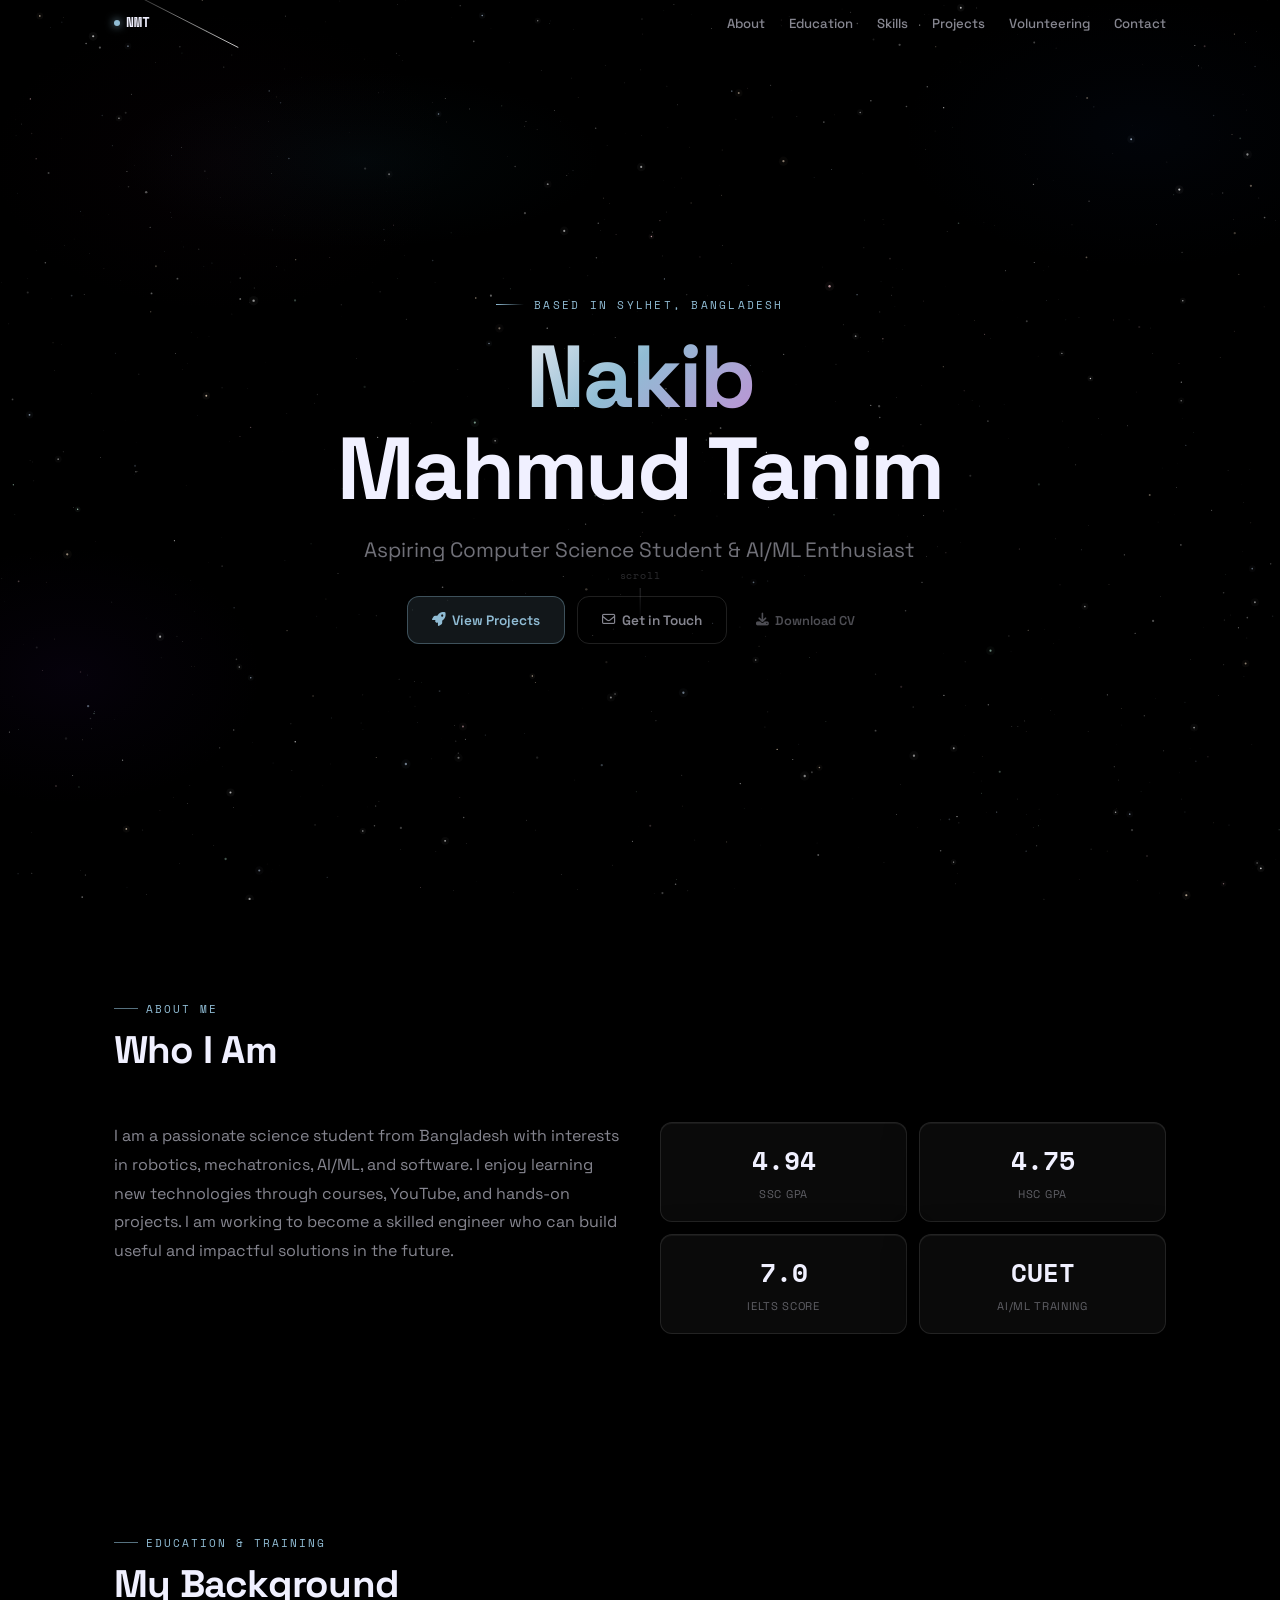
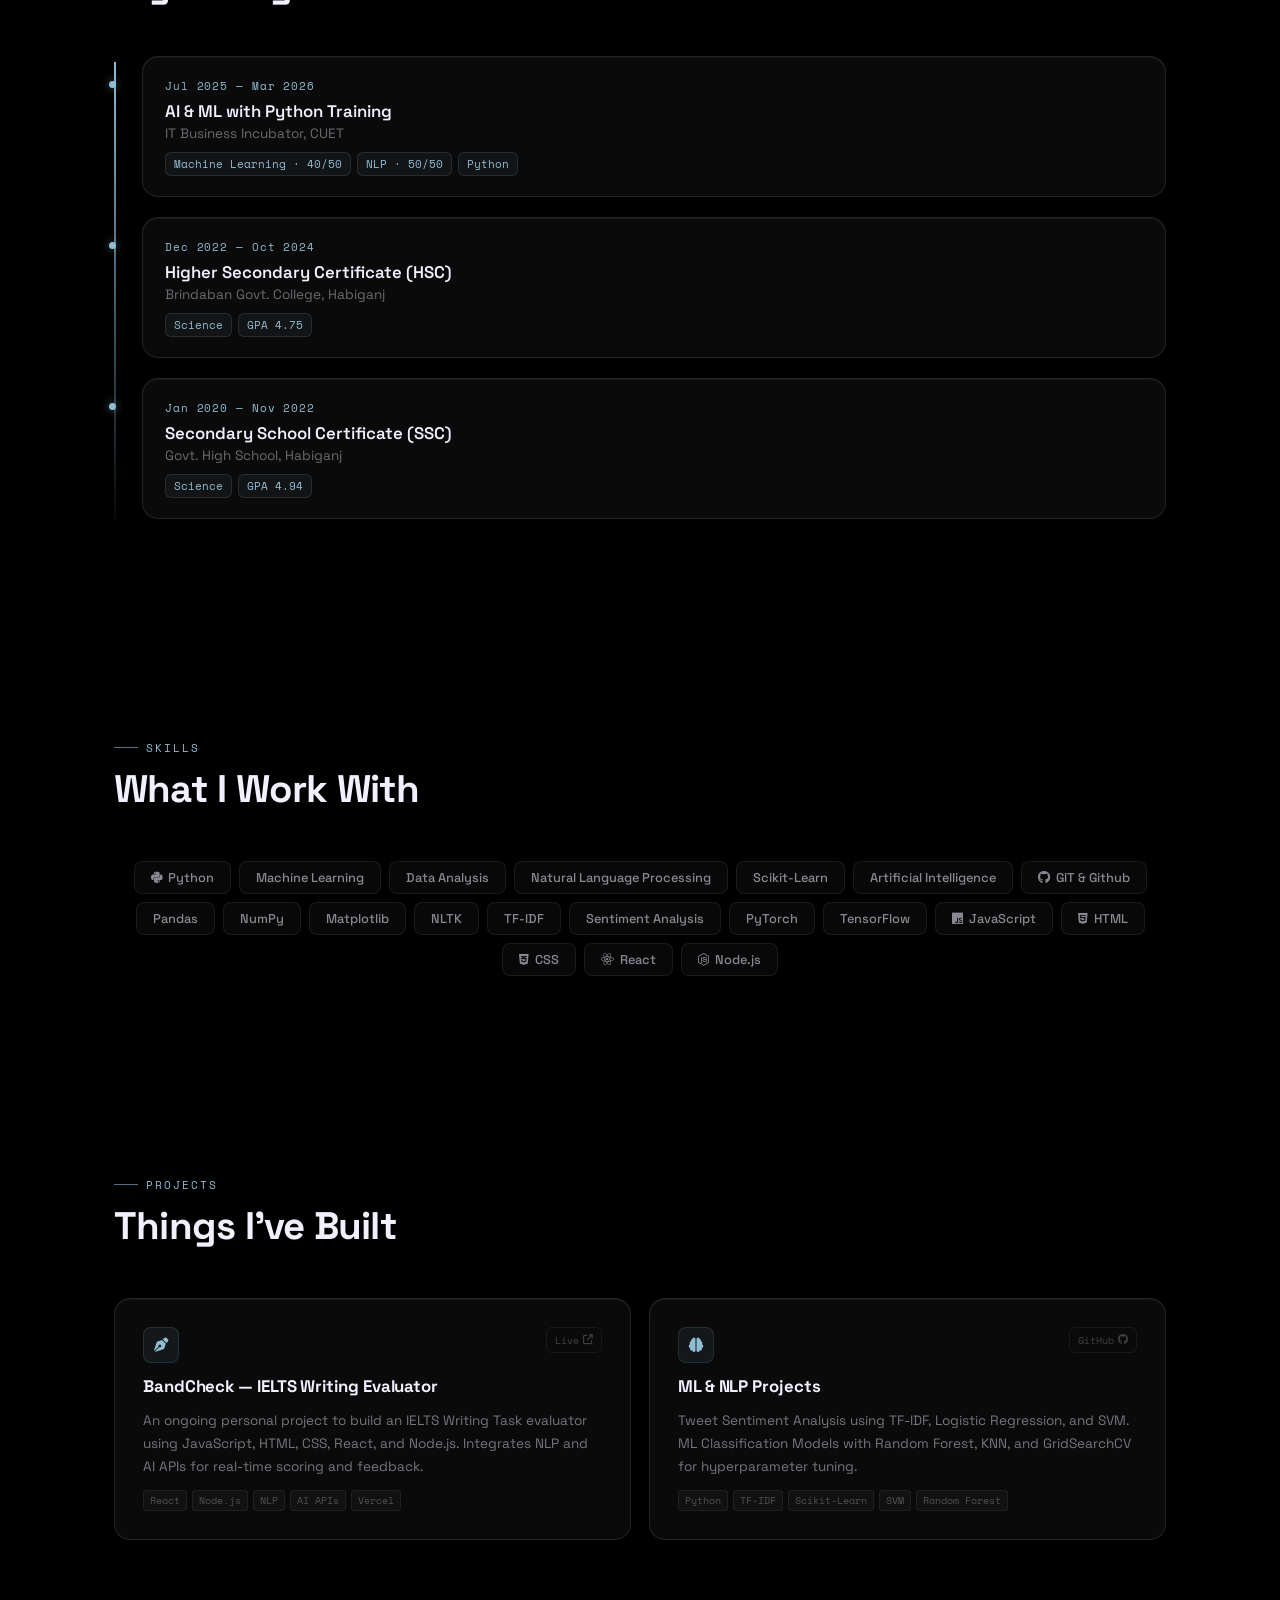
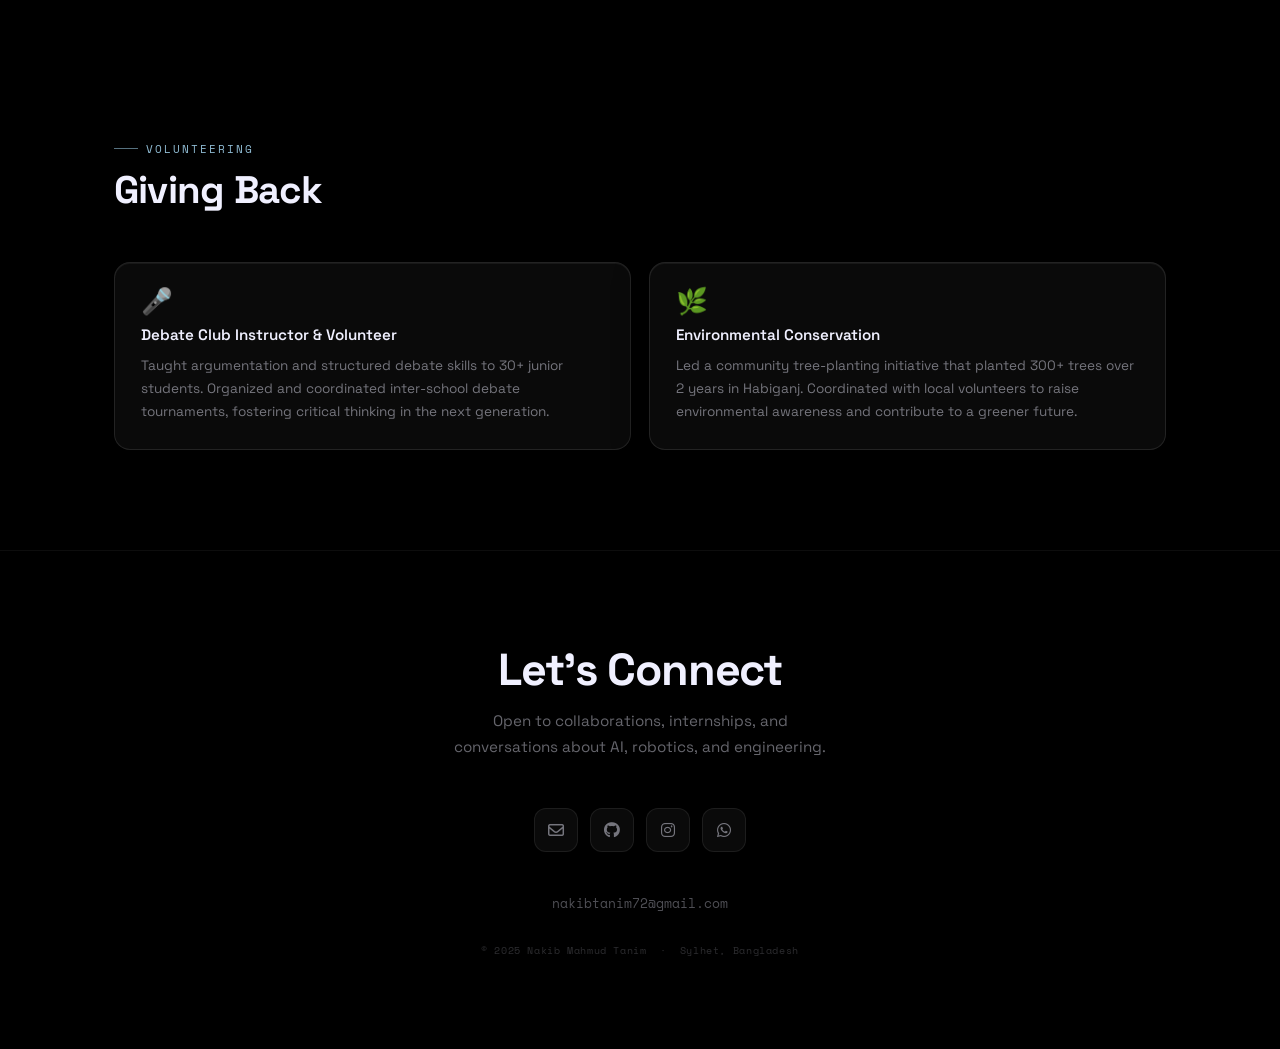
<file: tanim-nakib-portfolio-mobile-enhanced.html>
<!DOCTYPE html>
<html lang="en">
<head>
  <meta charset="UTF-8" />
  <meta name="viewport" content="width=device-width, initial-scale=1.0, maximum-scale=1.0, user-scalable=no" />
  <title>Nakib Mahmud Tanim — Portfolio</title>
  <link rel="preconnect" href="https://fonts.googleapis.com">
  <link rel="preconnect" href="https://fonts.gstatic.com" crossorigin>
  <link href="https://fonts.googleapis.com/css2?family=Space+Grotesk:wght@300;400;500;600;700&family=Space+Mono:wght@400;700&display=swap" rel="stylesheet">
  <link rel="stylesheet" href="https://cdnjs.cloudflare.com/ajax/libs/font-awesome/6.5.2/css/all.min.css" crossorigin="anonymous" />
  <style>
    *, *::before, *::after { box-sizing: border-box; margin: 0; padding: 0; }
    html { scroll-behavior: smooth; scroll-padding-top: 75px; -webkit-font-smoothing: antialiased; }

    body {
      font-family: 'Space Grotesk', sans-serif;
      background: #000;
      color: #e0e0f0;
      overflow-x: hidden;
      min-height: 100vh;
      -webkit-tap-highlight-color: transparent;
    }

    /* ---- CANVAS ---- */
    #starCanvas {
      position: fixed;
      top: 0; left: 0;
      width: 100%; height: 100%;
      z-index: 0;
      pointer-events: none;
      display: block;
    }

    /* ---- WRAPPER ABOVE CANVAS ---- */
    #wrapper {
      position: relative;
      z-index: 10;
    }

    /* ---- GLOBAL ---- */
    a { color: inherit; text-decoration: none; }
    button { cursor: pointer; background: none; border: none; font: inherit; color: inherit; }
    p { line-height: 1.75; }
    img { display: block; max-width: 100%; }
    ::selection { background: rgba(160,200,230,0.25); }

    .container {
      max-width: 1100px;
      margin: 0 auto;
      padding: 0 clamp(16px, 4vw, 24px);
    }

    section { padding: clamp(56px, 8vw, 100px) 0; }

    /* ---- GLASS CARD ---- */
    .glass {
      background: rgba(255,255,255,0.04);
      backdrop-filter: blur(20px);
      -webkit-backdrop-filter: blur(20px);
      border: 1px solid rgba(255,255,255,0.10);
      border-radius: 16px;
      box-shadow: 0 8px 32px rgba(0,0,0,0.6), inset 0 1px 0 rgba(255,255,255,0.06);
      transition: all 0.3s cubic-bezier(0.4, 0, 0.2, 1);
    }
    .glass:hover {
      background: rgba(255,255,255,0.07);
      border-color: rgba(255,255,255,0.20);
      box-shadow: 0 12px 40px rgba(0,0,0,0.7), inset 0 1px 0 rgba(255,255,255,0.08);
      transform: translateY(-2px);
    }
    .glass:active {
      transform: translateY(0);
    }

    /* ---- SECTION HEADER ---- */
    .sec-label {
      font-family: 'Space Mono', monospace;
      font-size: 0.7rem;
      letter-spacing: 0.18em;
      text-transform: uppercase;
      color: #90bcd4;
      display: flex;
      align-items: center;
      gap: 8px;
      margin-bottom: 8px;
    }
    .sec-label::before {
      content: '';
      width: 24px; height: 1px;
      background: #90bcd4;
      opacity: 0.6;
      flex-shrink: 0;
    }
    .sec-title {
      font-size: clamp(1.6rem, 3.2vw, 2.4rem);
      font-weight: 700;
      letter-spacing: -0.02em;
      margin-bottom: clamp(28px, 4vw, 48px);
      color: #f0f0ff;
    }

    /* ========== NAV ========== */
    nav {
      position: fixed;
      top: 0; left: 0; right: 0;
      z-index: 200;
      padding: 12px 0;
      transition: all 0.4s ease;
    }
    nav.scrolled {
      background: rgba(0,0,0,0.65);
      backdrop-filter: blur(24px);
      -webkit-backdrop-filter: blur(24px);
      border-bottom: 1px solid rgba(255,255,255,0.08);
    }
    .nav-inner {
      display: flex;
      align-items: center;
      justify-content: space-between;
    }
    .nav-logo {
      font-family: 'Space Mono', monospace;
      font-size: 0.8rem;
      font-weight: 700;
      display: flex;
      align-items: center;
      gap: 6px;
      color: #f0f0ff;
    }
    .nav-dot {
      width: 6px; height: 6px;
      border-radius: 50%;
      background: #90bcd4;
      box-shadow: 0 0 8px #90bcd4;
      animation: blink 3s ease-in-out infinite;
    }
    @keyframes blink {
      0%,100% { opacity: 1; box-shadow: 0 0 6px #90bcd4; }
      50%      { opacity: 0.5; box-shadow: 0 0 14px #90bcd4; }
    }
    .nav-links {
      display: flex;
      gap: 24px;
      list-style: none;
    }
    .nav-links a {
      font-size: 0.825rem;
      color: rgba(224,224,240,0.6);
      font-weight: 500;
      transition: all 0.2s ease;
      position: relative;
      padding: 8px 0;
    }
    .nav-links a::after {
      content: '';
      position: absolute;
      bottom: 0; left: 0; right: 0;
      height: 2px;
      background: #90bcd4;
      transform: scaleX(0);
      transition: transform 0.3s cubic-bezier(0.4, 0, 0.2, 1);
    }
    .nav-links a:hover { color: #f0f0ff; }
    .nav-links a:hover::after { transform: scaleX(1); }

    /* Hamburger */
    .hamburger {
      display: none;
      flex-direction: column;
      gap: 4px;
      cursor: pointer;
      padding: 8px;
      z-index: 300;
    }
    .hamburger span {
      display: block; width: 20px; height: 1.5px;
      background: #e0e0f0; border-radius: 2px;
      transition: all 0.3s ease;
    }
    .hamburger.active span:nth-child(1) { transform: translateY(5px) rotate(45deg); }
    .hamburger.active span:nth-child(2) { opacity: 0; }
    .hamburger.active span:nth-child(3) { transform: translateY(-5px) rotate(-45deg); }

    /* Mobile menu */
    .mobile-nav {
      display: none;
      position: fixed;
      inset: 0;
      z-index: 150;
      background: rgba(0,0,0,0.95);
      backdrop-filter: blur(28px);
      -webkit-backdrop-filter: blur(28px);
      flex-direction: column;
      align-items: center;
      justify-content: center;
      gap: 24px;
      opacity: 0;
      visibility: hidden;
      transition: all 0.4s ease;
    }
    .mobile-nav.active {
      display: flex;
      opacity: 1;
      visibility: visible;
    }
    .mobile-nav a {
      font-size: clamp(1.3rem, 4.5vw, 1.8rem);
      font-weight: 600;
      color: rgba(224,224,240,0.7);
      transition: all 0.2s ease;
      padding: 12px 0;
      width: 80%;
      text-align: center;
    }
    .mobile-nav a:hover { 
      color: #f0f0ff; 
      background: rgba(255,255,255,0.03);
      border-radius: 12px;
    }

    @media (max-width: 768px) {
      .nav-links { display: none; }
      .hamburger { display: flex; }
    }

    /* ========== BUTTONS ========== */
    .btn {
      display: inline-flex;
      align-items: center;
      justify-content: center;
      gap: 6px;
      padding: 12px 24px;
      font-size: 0.85rem;
      font-weight: 600;
      border-radius: 12px;
      border: 1px solid transparent;
      transition: all 0.25s ease;
      cursor: pointer;
      white-space: nowrap;
      min-height: 48px;
      font-family: 'Space Grotesk', sans-serif;
      touch-action: manipulation;
    }
    .btn-primary {
      background: rgba(144,188,212,0.12);
      border-color: rgba(144,188,212,0.35);
      color: #90bcd4;
    }
    .btn-primary:hover {
      background: rgba(144,188,212,0.2);
      border-color: rgba(144,188,212,0.5);
      box-shadow: 0 0 24px rgba(144,188,212,0.15);
      transform: translateY(-1px);
    }
    .btn-primary:active {
      transform: translateY(0);
    }
    .btn-outline {
      background: transparent;
      border-color: rgba(255,255,255,0.12);
      color: rgba(224,224,240,0.6);
    }
    .btn-outline:hover {
      background: rgba(255,255,255,0.04);
      border-color: rgba(255,255,255,0.25);
      color: #f0f0ff;
      transform: translateY(-1px);
    }
    .btn-outline:active {
      transform: translateY(0);
    }
    .btn-ghost {
      background: transparent;
      border-color: transparent;
      color: rgba(224,224,240,0.35);
      padding: 10px 16px;
      font-size: 0.8rem;
    }
    .btn-ghost:hover {
      color: rgba(224,224,240,0.5);
    }

    /* ========== HERO ========== */
    #hero {
      min-height: 100vh;
      display: flex;
      align-items: center;
      padding-top: 90px;
      padding-bottom: 50px;
      position: relative;
      overflow: hidden;
    }
    .hero-inner { 
      max-width: 800px;
      text-align: center;
    }

    .hero-eyebrow {
      font-family: 'Space Mono', monospace;
      font-size: 0.7rem;
      letter-spacing: 0.2em;
      text-transform: uppercase;
      color: #90bcd4;
      display: flex;
      align-items: center;
      justify-content: center;
      gap: 10px;
      margin-bottom: 18px;
      opacity: 0;
      transform: translateY(20px);
      animation: fadeUp 0.6s ease-out 0.3s forwards;
    }
    .eyebrow-line { 
      width: 28px; height: 1px; 
      background: linear-gradient(90deg,#90bcd4,transparent);
    }

    .hero-name {
      font-size: clamp(2.4rem, 7vw, 5.5rem);
      font-weight: 700;
      line-height: 1.05;
      letter-spacing: -0.025em;
      margin-bottom: 16px;
      color: #f0f0ff;
      opacity: 0;
      transform: translateY(20px);
      animation: fadeUp 0.7s ease-out 0.4s forwards;
    }
    .hero-name .gradient-text {
      background: linear-gradient(135deg,#e8eaf0 0%,#90bcd4 45%,#c090d4 100%);
      -webkit-background-clip: text;
      -webkit-text-fill-color: transparent;
      background-clip: text;
    }
    .hero-subtitle {
      font-size: clamp(1rem, 2.2vw, 1.3rem);
      color: rgba(224,224,240,0.5);
      margin-bottom: 28px;
      font-weight: 400;
      opacity: 0;
      transform: translateY(20px);
      animation: fadeUp 0.7s ease-out 0.5s forwards;
    }
    .hero-ctas {
      display: flex;
      flex-wrap: wrap;
      justify-content: center;
      gap: 12px;
      opacity: 0;
      transform: translateY(20px);
      animation: fadeUp 0.7s ease-out 0.6s forwards;
    }

    .scroll-hint {
      position: absolute;
      bottom: 24px;
      left: 50%;
      transform: translateX(-50%);
      display: flex;
      flex-direction: column;
      align-items: center;
      gap: 6px;
      color: rgba(224,224,240,0.2);
      font-family: 'Space Mono', monospace;
      font-size: 0.6rem;
      letter-spacing: 0.08em;
      opacity: 0;
      animation: fadeIn 1.2s ease 2.2s forwards;
    }
    .scroll-line {
      width: 1.5px; height: 32px;
      background: linear-gradient(to bottom, rgba(224,224,240,0.2), transparent);
      animation: scrollPulse 1.8s ease-in-out infinite;
    }
    @keyframes scrollPulse { 0%,100%{opacity:0.2} 50%{opacity:0.7} }
    @keyframes fadeUp { from{opacity:0;transform:translateY(20px)} to{opacity:1;transform:translateY(0)} }
    @keyframes fadeIn  { from{opacity:0} to{opacity:1} }

    /* ========== ABOUT ========== */
    .about-grid {
      display: grid;
      gap: clamp(24px, 4vw, 40px);
    }
    .about-bio {
      font-size: clamp(0.95rem, 1.8vw, 1rem);
      color: rgba(224,224,240,0.6);
      line-height: 1.8;
    }
    .stats-grid {
      display: grid;
      gap: 12px;
    }
    .stat-card {
      padding: 18px 14px;
      text-align: center;
      border-radius: 12px;
    }
    .stat-value {
      display: block;
      font-family: 'Space Mono', monospace;
      font-size: clamp(1.2rem, 2.5vw, 1.6rem);
      font-weight: 700;
      color: #f0f0ff;
      margin-bottom: 3px;
    }
    .stat-label {
      font-size: 0.7rem;
      letter-spacing: 0.06em;
      text-transform: uppercase;
      color: rgba(224,224,240,0.4);
    }
    @media (max-width: 480px) {
      .about-grid { grid-template-columns: 1fr; }
      .stats-grid { grid-template-columns: 1fr; }
    }
    @media (min-width: 481px) and (max-width: 768px) {
      .about-grid { grid-template-columns: 1fr; }
      .stats-grid { grid-template-columns: repeat(2, 1fr); }
    }
    @media (min-width: 769px) {
      .about-grid { grid-template-columns: 1fr 1fr; }
      .stats-grid { grid-template-columns: repeat(2, 1fr); }
    }

    /* ========== TIMELINE ========== */
    .timeline { position: relative; padding-left: 28px; }
    .timeline::before {
      content: '';
      position: absolute;
      left: 0; top: 6px; bottom: 0;
      width: 2px;
      background: linear-gradient(to bottom, #90bcd4 0%, rgba(144,188,212,0.05) 100%);
    }
    .tl-item {
      position: relative;
      margin-bottom: 20px;
      padding: 20px 22px;
    }
    .tl-dot {
      position: absolute;
      left: -34px; top: 24px;
      width: 7px; height: 7px;
      border-radius: 50%;
      background: #90bcd4;
      box-shadow: 0 0 8px rgba(144,188,212,0.6);
    }
    .tl-period {
      font-family: 'Space Mono', monospace;
      font-size: 0.7rem;
      color: #90bcd4;
      letter-spacing: 0.08em;
      margin-bottom: 6px;
    }
    .tl-title {
      font-size: 1.05rem;
      font-weight: 600;
      color: #f0f0ff;
      margin-bottom: 3px;
    }
    .tl-org {
      font-size: 0.85rem;
      color: rgba(224,224,240,0.45);
      margin-bottom: 10px;
    }
    .tl-tags { display: flex; flex-wrap: wrap; gap: 6px; }
    .tl-tag {
      font-family: 'Space Mono', monospace;
      font-size: 0.68rem;
      padding: 3px 8px;
      border-radius: 6px;
      background: rgba(144,188,212,0.06);
      border: 1px solid rgba(144,188,212,0.15);
      color: #90bcd4;
    }

    /* ========== SKILLS ========== */
    .skills-wrap { 
      display: flex; 
      flex-wrap: wrap; 
      gap: 8px;
      justify-content: center;
    }
    .skill-pill {
      display: inline-flex;
      align-items: center;
      gap: 6px;
      padding: 7px 16px;
      border-radius: 8px;
      font-size: 0.8rem;
      font-weight: 500;
      background: rgba(255,255,255,0.03);
      backdrop-filter: blur(10px);
      -webkit-backdrop-filter: blur(10px);
      border: 1px solid rgba(255,255,255,0.08);
      color: rgba(224,224,240,0.6);
      transition: all 0.2s ease;
    }
    .skill-pill:hover {
      background: rgba(144,188,212,0.08);
      border-color: rgba(144,188,212,0.25);
      color: #f0f0ff;
      transform: translateY(-1px);
      box-shadow: 0 2px 8px rgba(144,188,212,0.08);
    }

    /* ========== PROJECTS ========== */
    .projects-grid {
      display: grid;
      grid-template-columns: repeat(auto-fit, minmax(min(300px,100%), 1fr));
      gap: 18px;
    }
    .proj-card {
      padding: clamp(18px, 3vw, 28px);
      display: flex;
      flex-direction: column;
      gap: 12px;
    }
    .proj-head {
      display: flex;
      align-items: flex-start;
      justify-content: space-between;
      gap: 10px;
      flex-wrap: wrap;
    }
    .proj-icon {
      width: 36px; height: 36px;
      border-radius: 8px;
      background: rgba(144,188,212,0.08);
      border: 1px solid rgba(144,188,212,0.14);
      display: flex;
      align-items: center;
      justify-content: center;
      color: #90bcd4;
      font-size: 0.9rem;
      flex-shrink: 0;
    }
    .proj-ext {
      display: inline-flex;
      align-items: center;
      gap: 4px;
      font-family: 'Space Mono', monospace;
      font-size: 0.65rem;
      color: rgba(224,224,240,0.25);
      padding: 4px 8px;
      border: 1px solid rgba(255,255,255,0.06);
      border-radius: 6px;
      transition: all 0.2s;
    }
    .proj-ext:hover {
      color: #90bcd4;
      border-color: rgba(144,188,212,0.25);
      background: rgba(144,188,212,0.04);
    }
    .proj-title {
      font-size: 1.05rem;
      font-weight: 700;
      color: #f0f0ff;
      letter-spacing: -0.005em;
    }
    .proj-desc {
      font-size: 0.85rem;
      color: rgba(224,224,240,0.5);
      line-height: 1.7;
      flex: 1;
    }
    .proj-tags { display: flex; flex-wrap: wrap; gap: 5px; }
    .proj-tag {
      font-family: 'Space Mono', monospace;
      font-size: 0.62rem;
      padding: 2px 6px;
      border-radius: 4px;
      background: rgba(255,255,255,0.03);
      border: 1px solid rgba(255,255,255,0.06);
      color: rgba(224,224,240,0.3);
    }

    /* ========== VOLUNTEERING ========== */
    .vol-grid {
      display: grid;
      grid-template-columns: repeat(auto-fit, minmax(min(280px,100%), 1fr));
      gap: 18px;
    }
    .vol-card { 
      padding: clamp(18px, 3vw, 26px); 
      display: flex; 
      flex-direction: column; 
      gap: 10px;
    }
    .vol-icon { font-size: 1.6rem; line-height: 1; }
    .vol-title { font-size: 0.95rem; font-weight: 600; color: #f0f0ff; }
    .vol-desc { font-size: 0.85rem; color: rgba(224,224,240,0.5); line-height: 1.7; }

    /* ========== FOOTER ========== */
    footer {
      padding: clamp(56px, 8vw, 90px) 0;
      border-top: 1px solid rgba(255,255,255,0.05);
      text-align: center;
    }
    .footer-headline {
      font-size: clamp(1.8rem, 4vw, 2.8rem);
      font-weight: 700;
      letter-spacing: -0.025em;
      color: #f0f0ff;
      margin-bottom: 10px;
    }
    .footer-sub {
      font-size: 0.95rem;
      color: rgba(224,224,240,0.45);
      margin: 0 auto clamp(32px, 4vw, 48px);
      max-width: 40ch;
      line-height: 1.7;
    }
    .social-row {
      display: flex;
      justify-content: center;
      gap: 12px;
      flex-wrap: wrap;
      margin-bottom: clamp(28px, 4vw, 40px);
    }
    .social-icon {
      display: flex;
      align-items: center;
      justify-content: center;
      width: 44px; height: 44px;
      border-radius: 12px;
      background: rgba(255,255,255,0.04);
      backdrop-filter: blur(10px);
      -webkit-backdrop-filter: blur(10px);
      border: 1px solid rgba(255,255,255,0.08);
      color: rgba(224,224,240,0.5);
      font-size: 1rem;
      transition: all 0.2s ease;
      box-shadow: 0 2px 8px rgba(0,0,0,0.3);
    }
    .social-icon:hover {
      background: rgba(144,188,212,0.1);
      border-color: rgba(144,188,212,0.3);
      color: #90bcd4;
      transform: translateY(-2px);
      box-shadow: 0 4px 12px rgba(144,188,212,0.1);
    }
    .social-icon:active {
      transform: translateY(0);
    }
    .footer-email {
      display: inline-block;
      font-family: 'Space Mono', monospace;
      font-size: 0.825rem;
      color: rgba(224,224,240,0.35);
      margin-bottom: 28px;
      transition: all 0.2s ease;
    }
    .footer-email:hover { 
      color: #90bcd4; 
      text-decoration: underline;
    }
    .footer-copy {
      font-family: 'Space Mono', monospace;
      font-size: 0.65rem;
      color: rgba(224,224,240,0.2);
      letter-spacing: 0.06em;
    }

    /* ========== SCROLL REVEAL ========== */
    .reveal {
      opacity: 0;
      transform: translateY(20px);
      transition: opacity 0.5s ease-out, transform 0.5s ease-out;
    }
    .reveal.visible { opacity: 1; transform: none; }
    .d1 { transition-delay: 0.08s; }
    .d2 { transition-delay: 0.16s; }
    .d3 { transition-delay: 0.24s; }
    .d4 { transition-delay: 0.32s; }

    /* Additional mobile optimizations */
    @media (hover: none) and (pointer: coarse) {
      /* Touch device optimizations */
      .btn { min-height: 50px; }
      .social-icon { width: 48px; height: 48px; }
      .nav-links a { padding: 10px 0; }
      
      /* Reduce hover effects that don't work well on touch */
      .skill-pill:hover, 
      .proj-ext:hover,
      .social-icon:hover,
      .btn:hover,
      .glass:hover {
        transform: none;
      }
      
      /* Active states for touch feedback */
      .skill-pill:active,
      .proj-ext:active,
      .social-icon:active,
      .btn:active,
      .glass:active {
        transform: scale(0.97);
      }
    }

    /* Reduce motion for users who prefer it */
    @media (prefers-reduced-motion: reduce) {
      * {
        animation-duration: 0.01ms !important;
        animation-iteration-count: 1 !important;
        transition-duration: 0.01ms !important;
      }
      .scroll-line { animation: none; }
      .nav-dot { animation: none; opacity: 1; }
      .hamburger span { transition: none; }
    }
  </style>
</head>
<body>

<!-- STARFIELD CANVAS -->
<canvas id="starCanvas"></canvas>

<!-- NAVIGATION -->
<nav id="nav">
  <div class="container nav-inner">
    <a href="#hero" class="nav-logo">
      <span class="nav-dot"></span>
      NMT
    </a>
    <ul class="nav-links">
      <li><a href="#about">About</a></li>
      <li><a href="#education">Education</a></li>
      <li><a href="#skills">Skills</a></li>
      <li><a href="#projects">Projects</a></li>
      <li><a href="#volunteering">Volunteering</a></li>
      <li><a href="#contact">Contact</a></li>
    </ul>
    <button class="hamburger" id="ham" aria-label="Toggle menu">
      <span></span><span></span><span></span>
    </button>
  </div>
</nav>

<!-- MOBILE MENU -->
<div class="mobile-nav" id="mobMenu">
  <a href="#about"        class="mlink">About</a>
  <a href="#education"    class="mlink">Education</a>
  <a href="#skills"       class="mlink">Skills</a>
  <a href="#projects"     class="mlink">Projects</a>
  <a href="#volunteering" class="mlink">Volunteering</a>
  <a href="#contact"      class="mlink">Contact</a>
</div>

<!-- MAIN CONTENT -->
<div id="wrapper">

  <!-- HERO -->
  <section id="hero">
    <div class="container" style="position:relative;">
      <div class="hero-inner">
        <div class="hero-eyebrow">
          <span class="eyebrow-line"></span>
          Based in Sylhet, Bangladesh
        </div>
        <h1 class="hero-name">
          <span class="gradient-text">Nakib</span><br>Mahmud Tanim
        </h1>
        <p class="hero-subtitle">Aspiring Computer Science Student &amp; AI/ML Enthusiast</p>
        <div class="hero-ctas">
          <a href="#projects" class="btn btn-primary">
            <i class="fa-solid fa-rocket"></i> View Projects
          </a>
          <a href="#contact" class="btn btn-outline">
            <i class="fa-regular fa-envelope"></i> Get in Touch
          </a>
          <a href="https://drive.google.com/file/d/1aPO357oJc5PvnP5WFce-52goJSQirrd2/view?usp=sharing" class="btn btn-ghost">
              <i class="fa-solid fa-download"></i> Download CV
            </a>
        </div>
      </div>
      <div class="scroll-hint">
        <span>scroll</span>
        <span class="scroll-line"></span>
      </div>
    </div>
  </section>

  <!-- ABOUT -->
  <section id="about">
    <div class="container">
      <div class="sec-label">About Me</div>
      <h2 class="sec-title">Who I Am</h2>
      <div class="about-grid">
        <div class="reveal">
          <p class="about-bio">I am a passionate science student from Bangladesh with interests in robotics, mechatronics, AI/ML, and software. I enjoy learning new technologies through courses, YouTube, and hands-on projects. I am working to become a skilled engineer who can build useful and impactful solutions in the future.</p>
        </div>
        <div class="stats-grid reveal d1">
          <div class="stat-card glass">
            <span class="stat-value">4.94</span>
            <span class="stat-label">SSC GPA</span>
          </div>
          <div class="stat-card glass">
            <span class="stat-value">4.75</span>
            <span class="stat-label">HSC GPA</span>
          </div>
          <div class="stat-card glass">
            <span class="stat-value">7.0</span>
            <span class="stat-label">IELTS Score</span>
          </div>
          <div class="stat-card glass">
            <span class="stat-value">CUET</span>
            <span class="stat-label">AI/ML Training</span>
          </div>
        </div>
      </div>
    </div>
  </section>

  <!-- EDUCATION -->
  <section id="education">
    <div class="container">
      <div class="sec-label">Education &amp; Training</div>
      <h2 class="sec-title">My Background</h2>
      <div class="timeline">

        <div class="tl-item glass reveal">
          <span class="tl-dot"></span>
          <div class="tl-period">Jul 2025 &mdash; Mar 2026</div>
          <div class="tl-title">AI &amp; ML with Python Training</div>
          <div class="tl-org">IT Business Incubator, CUET</div>
          <div class="tl-tags">
            <span class="tl-tag">Machine Learning &middot; 40/50</span>
            <span class="tl-tag">NLP &middot; 50/50</span>
            <span class="tl-tag">Python</span>
          </div>
        </div>

        <div class="tl-item glass reveal d1">
          <span class="tl-dot"></span>
          <div class="tl-period">Dec 2022 &mdash; Oct 2024</div>
          <div class="tl-title">Higher Secondary Certificate (HSC)</div>
          <div class="tl-org">Brindaban Govt. College, Habiganj</div>
          <div class="tl-tags">
            <span class="tl-tag">Science</span>
            <span class="tl-tag">GPA 4.75</span>
          </div>
        </div>

        <div class="tl-item glass reveal d2">
          <span class="tl-dot"></span>
          <div class="tl-period">Jan 2020 &mdash; Nov 2022</div>
          <div class="tl-title">Secondary School Certificate (SSC)</div>
          <div class="tl-org">Govt. High School, Habiganj</div>
          <div class="tl-tags">
            <span class="tl-tag">Science</span>
            <span class="tl-tag">GPA 4.94</span>
          </div>
        </div>

      </div>
    </div>
  </section>

  <!-- SKILLS -->
  <section id="skills">
    <div class="container">
      <div class="sec-label">Skills</div>
      <h2 class="sec-title">What I Work With</h2>
      <div class="skills-wrap reveal">
        <span class="skill-pill"><i class="fa-brands fa-python"></i> Python</span>
        <span class="skill-pill">Machine Learning</span>
        <span class="skill-pill">Data Analysis</span>
        <span class="skill-pill">Natural Language Processing</span>
        <span class="skill-pill">Scikit-Learn</span>
        <span class="skill-pill">Artificial Intelligence</span>
        <span class="skill-pill"><i class="fa-brands fa-github"></i> GIT &amp; Github</span>
        <span class="skill-pill">Pandas</span>
        <span class="skill-pill">NumPy</span>
        <span class="skill-pill">Matplotlib</span>
        <span class="skill-pill">NLTK</span>
        <span class="skill-pill">TF-IDF</span>
        <span class="skill-pill">Sentiment Analysis</span>
        <span class="skill-pill">PyTorch</span>
        <span class="skill-pill">TensorFlow</span>
        <span class="skill-pill"><i class="fa-brands fa-js"></i> JavaScript</span>
        <span class="skill-pill"><i class="fa-brands fa-html5"></i> HTML</span>
        <span class="skill-pill"><i class="fa-brands fa-css3-alt"></i> CSS</span>
        <span class="skill-pill"><i class="fa-brands fa-react"></i> React</span>
        <span class="skill-pill"><i class="fa-brands fa-node-js"></i> Node.js</span>
      </div>
    </div>
  </section>

  <!-- PROJECTS -->
  <section id="projects">
    <div class="container">
      <div class="sec-label">Projects</div>
      <h2 class="sec-title">Things I've Built</h2>
      <div class="projects-grid">

        <article class="proj-card glass reveal">
          <div class="proj-head">
            <div class="proj-icon"><i class="fa-solid fa-pen-nib"></i></div>
            <a href="https://bandcheck.vercel.app/" target="_blank" rel="noopener noreferrer" class="proj-ext">
              Live <i class="fa-solid fa-arrow-up-right-from-square"></i>
            </a>
          </div>
          <div class="proj-title">BandCheck &mdash; IELTS Writing Evaluator</div>
          <p class="proj-desc">An ongoing personal project to build an IELTS Writing Task evaluator using JavaScript, HTML, CSS, React, and Node.js. Integrates NLP and AI APIs for real-time scoring and feedback.</p>
          <div class="proj-tags">
            <span class="proj-tag">React</span>
            <span class="proj-tag">Node.js</span>
            <span class="proj-tag">NLP</span>
            <span class="proj-tag">AI APIs</span>
            <span class="proj-tag">Vercel</span>
          </div>
        </article>

        <article class="proj-card glass reveal d1">
          <div class="proj-head">
            <div class="proj-icon"><i class="fa-solid fa-brain"></i></div>
            <a href="https://github.com/tanimnakib52-lang/ml-nlp-projects" target="_blank" rel="noopener noreferrer" class="proj-ext">
              GitHub <i class="fa-brands fa-github"></i>
            </a>
          </div>
          <div class="proj-title">ML &amp; NLP Projects</div>
          <p class="proj-desc">Tweet Sentiment Analysis using TF-IDF, Logistic Regression, and SVM. ML Classification Models with Random Forest, KNN, and GridSearchCV for hyperparameter tuning.</p>
          <div class="proj-tags">
            <span class="proj-tag">Python</span>
            <span class="proj-tag">TF-IDF</span>
            <span class="proj-tag">Scikit-Learn</span>
            <span class="proj-tag">SVM</span>
            <span class="proj-tag">Random Forest</span>
          </div>
        </article>

      </div>
    </div>
  </section>

  <!-- VOLUNTEERING -->
  <section id="volunteering">
    <div class="container">
      <div class="sec-label">Volunteering</div>
      <h2 class="sec-title">Giving Back</h2>
      <div class="vol-grid">
        <article class="vol-card glass reveal">
          <div class="vol-icon">&#127908;</div>
          <div class="vol-title">Debate Club Instructor &amp; Volunteer</div>
          <p class="vol-desc">Taught argumentation and structured debate skills to 30+ junior students. Organized and coordinated inter-school debate tournaments, fostering critical thinking in the next generation.</p>
        </article>
        <article class="vol-card glass reveal d1">
          <div class="vol-icon">&#127807;</div>
          <div class="vol-title">Environmental Conservation</div>
          <p class="vol-desc">Led a community tree-planting initiative that planted 300+ trees over 2 years in Habiganj. Coordinated with local volunteers to raise environmental awareness and contribute to a greener future.</p>
        </article>
      </div>
    </div>
  </section>

  <!-- FOOTER / CONTACT -->
  <footer id="contact">
    <div class="container">
      <div class="footer-headline reveal">Let&#8217;s Connect</div>
      <p class="footer-sub reveal d1">Open to collaborations, internships, and conversations about AI, robotics, and engineering.</p>
      <div class="social-row reveal d2">
        <a href="mailto:nakibtanim72@gmail.com" class="social-icon" target="_blank" rel="noopener noreferrer" title="Email">
          <i class="fa-regular fa-envelope"></i>
        </a>
        <a href="https://github.com/tanimnakib52-lang" class="social-icon" target="_blank" rel="noopener noreferrer" title="GitHub">
          <i class="fa-brands fa-github"></i>
        </a>
        <a href="https://www.instagram.com/nakib_mahmud_tanim" class="social-icon" target="_blank" rel="noopener noreferrer" title="Instagram">
          <i class="fa-brands fa-instagram"></i>
        </a>
        <a href="https://wa.me/8801633006234" class="social-icon" target="_blank" rel="noopener noreferrer" title="WhatsApp">
          <i class="fa-brands fa-whatsapp"></i>
        </a>
      </div>
      <a href="mailto:nakibtanim72@gmail.com" class="footer-email reveal">nakibtanim72@gmail.com</a>
      <p class="footer-copy reveal">&copy; 2025 Nakib Mahmud Tanim &nbsp;&middot;&nbsp; Sylhet, Bangladesh</p>
    </div>
  </footer>

</div><!-- #wrapper -->

<script>
/* ======= STARFIELD ======= */
(function(){
  var cv = document.getElementById('starCanvas');
  var cx = cv.getContext('2d');
  var W, H, stars=[], nebulas=[], meteors=[];
  var mx=0, my=0, t=0, raf;

  function resize(){
    W = cv.width  = window.innerWidth;
    H = cv.height = window.innerHeight;
    buildStars();
    buildNebulas();
  }

  function rand(a,b){ return Math.random()*(b-a)+a; }

  function buildStars(){
    stars=[];
    var n = Math.floor(W*H/1200); // Slightly fewer stars for better performance
    for(var i=0;i<n;i++){
      var sz = Math.random();
      stars.push({
        x: rand(0,W), y: rand(0,H),
        r: sz<0.6 ? rand(0.12,0.4) : sz<0.88 ? rand(0.4,0.8) : rand(0.8,1.2),
        depth: rand(0.2,2.5),
        base: rand(0.2,0.8),
        tw: rand(0.003,0.018),
        tp: rand(0,Math.PI*2),
        col: (function(){
          var r=Math.random();
          if(r<0.55) return '#ffffff';
          if(r<0.70) return '#cce4ff';
          if(r<0.82) return '#ffe8cc';
          if(r<0.91) return '#ffccd5';
          return '#ccffe8';
        })()
      });
    }
  }

  function buildNebulas(){
    nebulas=[];
    var cols=[
      [55,15,115], [15,45,105], [85,15,55], [15,75,95], [70,35,15]
    ];
    for(var i=0;i<4;i++){ // Slightly fewer nebulas
      var c=cols[i];
      nebulas.push({
        x: rand(0,W), y: rand(0,H),
        rx: rand(140,280), ry: rand(80,160),
        op: rand(0.03,0.12),
        depth: rand(0.1,0.3),
        r:c[0], g:c[1], b:c[2]
      });
    }
  }

  function spawnMeteor(){
    if(meteors.length>=2 || Math.random()>0.002) return;
    var ang = rand(0.1,0.5);
    var spd = rand(4,12);
    meteors.push({
      x: rand(0,W*0.8), y: rand(0,H*0.4),
      vx: Math.cos(ang)*spd, vy: Math.sin(ang)*spd,
      len: rand(50,100), life:1,
      decay: rand(0.008,0.015),
      w: rand(0.4,1.2)
    });
  }

  function draw(){
    t += 0.009;
    cx.clearRect(0,0,W,H);

    var ox = (mx/W - 0.5)*15;
    var oy = (my/H - 0.5)*10;

    /* Nebulas */
    nebulas.forEach(function(n){
      var nx = n.x + ox*n.depth;
      var ny = n.y + oy*n.depth;
      var scaleY = n.ry/n.rx;
      cx.save();
      cx.translate(nx, ny);
      cx.scale(1, scaleY);
      var g = cx.createRadialGradient(0,0,0, 0,0,n.rx);
      g.addColorStop(0,   'rgba('+n.r+','+n.g+','+n.b+','+( n.op*.9)+')');
      g.addColorStop(0.45,'rgba('+n.r+','+n.g+','+n.b+','+(n.op*.4)+')');
      g.addColorStop(1,   'rgba('+n.r+','+n.g+','+n.b+',0)');
      cx.fillStyle = g;
      cx.beginPath();
      cx.arc(0,0,n.rx,0,Math.PI*2);
      cx.fill();
      cx.restore();
    });

    /* Stars */
    stars.forEach(function(s){
      var tw = Math.sin(t*50*s.tw + s.tp);
      var op = s.base*(0.7 + 0.3*tw);
      var sx = s.x + ox*(s.depth*0.4);
      var sy = s.y + oy*(s.depth*0.4);

      cx.globalAlpha = Math.min(1, Math.max(0, op));
      cx.fillStyle = s.col;
      cx.beginPath();
      cx.arc(sx, sy, s.r, 0, Math.PI*2);
      cx.fill();

      /* Soft halo for bright stars */
      if(s.r > 0.7 && op > 0.4){
        cx.globalAlpha = op * 0.06;
        cx.beginPath();
        cx.arc(sx, sy, s.r*4, 0, Math.PI*2);
        cx.fill();
      }
    });
    cx.globalAlpha = 1;

    /* Meteors / shooting stars */
    spawnMeteor();
    meteors = meteors.filter(function(m){ return m.life>0; });
    meteors.forEach(function(m){
      cx.save();
      var gm = cx.createLinearGradient(m.x,m.y, m.x-m.vx*(m.len/5), m.y-m.vy*(m.len/5));
      gm.addColorStop(0,'rgba(255,255,255,'+(m.life*0.85)+')');
      gm.addColorStop(1,'rgba(255,255,255,0)');
      cx.strokeStyle = gm;
      cx.lineWidth = m.w;
      cx.lineCap = 'round';
      cx.beginPath();
      cx.moveTo(m.x, m.y);
      cx.lineTo(m.x - m.vx*(m.len/5), m.y - m.vy*(m.len/5));
      cx.stroke();
      cx.restore();
      m.x += m.vx; m.y += m.vy; m.life -= m.decay;
    });

    raf = requestAnimationFrame(draw);
  }

  window.addEventListener('mousemove',function(e){ mx=e.clientX; my=e.clientY; },{passive:true});
  window.addEventListener('deviceorientation',function(e){
    mx = W/2 + (e.gamma||0)*6;
    my = H/2 + (e.beta||0)*6;
  },{passive:true});
  window.addEventListener('resize',function(){ cancelAnimationFrame(raf); resize(); draw(); });

  resize();
  draw();
})();

/* ======= NAV ======= */
(function(){
  var nav=document.getElementById('nav');
  window.addEventListener('scroll',function(){
    nav.classList.toggle('scrolled', window.scrollY>30);
  },{passive:true});
})();

/* ======= HAMBURGER ======= */
(function(){
  var btn=document.getElementById('ham');
  var menu=document.getElementById('mobMenu');
  var links=document.querySelectorAll('.mlink');
  function toggle(open){
    btn.classList.toggle('active',open);
    if(open){ menu.classList.add('active'); }
    else { menu.classList.remove('active'); }
  }
  btn.addEventListener('click',function(){ toggle(!btn.classList.contains('active')); });
  links.forEach(function(l){ l.addEventListener('click',function(){ toggle(false); }); });
  document.addEventListener('keydown',function(e){ if(e.key==='Escape') toggle(false); });
})();

/* ======= SCROLL REVEAL ======= */
(function(){
  var els = document.querySelectorAll('.reveal');
  if(!els.length) return;
  var obs = new IntersectionObserver(function(entries){
    entries.forEach(function(e){
      if(e.isIntersecting){ e.target.classList.add('visible'); obs.unobserve(e.target); }
    });
  },{threshold:0.1, rootMargin:'0px 0px -25px 0px'});
  els.forEach(function(el){ obs.observe(el); });
})();

// Add touch feedback for mobile
document.addEventListener('touchstart', function(e) {
  // Add subtle feedback to interactive elements
  if (e.target.matches('a, button, .skill-pill, .proj-ext, .social-icon, .glass, .btn')) {
    e.target.style.transform = 'scale(0.98)';
  }
}, {passive: true});

document.addEventListener('touchend', function(e) {
  // Remove feedback
  if (e.target.matches('a, button, .skill-pill, .proj-ext, .social-icon, .glass, .btn')) {
    e.target.style.transform = '';
  }
}, {passive: true});

// Prevent overscroll on iOS
document.addEventListener('touchmove', function(e) {
  if (e.scale !== 1) { e.preventDefault(); }
}, {passive: false});
</script>
</body>
</html>
</file>
